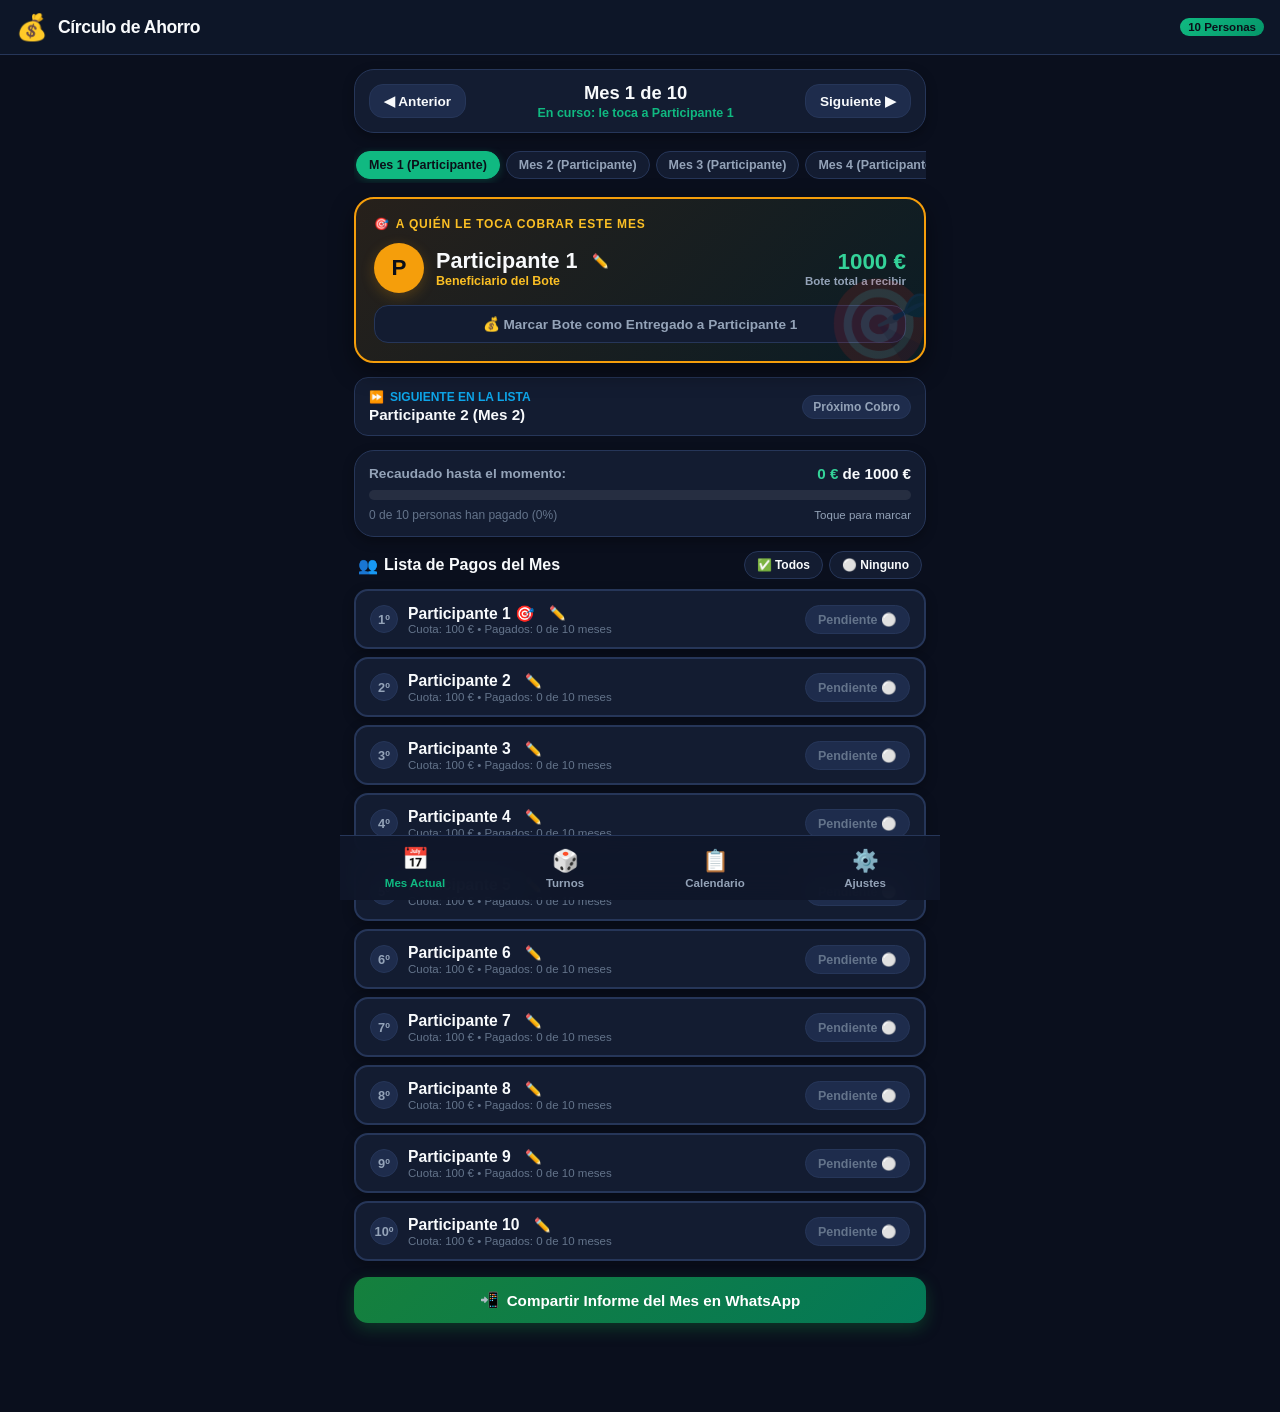
<file: index.html>
<!DOCTYPE html>
<html lang="es">
<head>
  <meta charset="UTF-8">
  <meta name="viewport" content="width=device-width, initial-scale=1.0, maximum-scale=1.0, user-scalable=no, viewport-fit=cover">
  <meta name="theme-color" content="#0a0f1d">
  <meta name="apple-mobile-web-app-capable" content="yes">
  <meta name="apple-mobile-web-app-status-bar-style" content="black-translucent">
  <meta name="apple-mobile-web-app-title" content="Ahorro">
  <meta name="description" content="Gestión mensual de grupo de ahorro, tanda y turnos de cobro">
  
  <title>Círculo de Ahorro y Tanda Mensual</title>
  
  <link rel="manifest" href="manifest.json">
  <link rel="icon" type="image/svg+xml" href="icons/icon.svg">
  <link rel="apple-touch-icon" href="icons/icon-192.png">
  <link rel="stylesheet" href="css/style.css">
</head>
<body>

  <!-- Encabezado Fijo -->
  <header class="app-header">
    <div class="brand">
      <span class="brand-icon">💰</span>
      <span class="brand-title" id="brand-title">Círculo de Ahorro</span>
    </div>
    <span class="brand-badge">10 Personas</span>
  </header>

  <!-- Contenido Principal -->
  <main class="main-container">

    <!-- PESTAÑA 1: MES ACTUAL -->
    <section id="pane-mes-actual" class="tab-pane active">
      <!-- Selector de Mes / Ronda -->
      <div class="round-nav-card">
        <button type="button" class="round-nav-btn" id="btn-prev-round">◀ Anterior</button>
        <div class="round-nav-info">
          <div class="round-nav-title" id="round-nav-title">Mes 1 de 10</div>
          <div class="round-nav-sub" id="round-nav-sub">Cargando...</div>
        </div>
        <button type="button" class="round-nav-btn" id="btn-next-round">Siguiente ▶</button>
      </div>

      <!-- Tira de Selección Rápida de Mes (1..10) -->
      <div id="month-chips-strip" class="month-chips-strip">
        <!-- Renderizado dinámico -->
      </div>

      <!-- Tarjeta Destacada: A quién le toca cobrar -->
      <div class="beneficiary-hero-card">
        <div class="hero-tag">
          <span>🎯</span>
          <span>A quién le toca cobrar este mes</span>
        </div>
        <div class="hero-beneficiary-row">
          <div class="hero-name-wrap">
            <div class="hero-avatar" id="hero-avatar">P</div>
            <div>
              <div style="display: flex; align-items: center; gap: 4px;">
                <span class="hero-name" id="hero-beneficiary-name">-</span>
                <button type="button" id="btn-edit-hero-beneficiary" class="btn-rename-pill" title="Editar nombre">✏️</button>
              </div>
              <div style="font-size: 0.78rem; color: var(--gold-light); font-weight: 700;">Beneficiario del Bote</div>
            </div>
          </div>
          <div>
            <div class="hero-pot-amount" id="hero-pot-amount">1.000 €</div>
            <div class="hero-pot-label">Bote total a recibir</div>
          </div>
        </div>

        <!-- Botón para marcar si ya se le entregó el dinero -->
        <button type="button" id="btn-deliver-pot" class="btn-deliver-pot">
          <span>💰 Marcar Bote como Entregado</span>
        </button>
      </div>

      <!-- Tarjeta: Quién sigue en el próximo mes -->
      <div id="next-in-line-container" class="next-in-line-card">
        <div>
          <div class="next-label">
            <span>⏩</span>
            <span>Siguiente en la lista</span>
          </div>
          <div class="next-name" id="next-beneficiary-name">-</div>
        </div>
        <div class="next-badge">Próximo Cobro</div>
      </div>

      <!-- Barra de progreso de recaudación -->
      <div class="collection-progress-card">
        <div class="progress-header">
          <span class="progress-title">Recaudado hasta el momento:</span>
          <div class="progress-numbers">
            <strong id="progress-collected-amount">0 €</strong> de <span id="progress-total-pot">1.000 €</span>
          </div>
        </div>
        <div class="progress-bar-container">
          <div id="progress-bar-fill" class="progress-bar-fill" style="width: 0%;"></div>
        </div>
        <div class="progress-footer">
          <span id="progress-footer-stats">0 de 10 personas han pagado (0%)</span>
          <span style="color: var(--text-muted); font-size: 0.72rem;">Toque para marcar</span>
        </div>
      </div>

      <!-- Lista de Pagos de las 10 Personas -->
      <div class="payments-section">
        <div class="payments-section-header">
          <div class="section-title">
            <span>👥</span>
            <span>Lista de Pagos del Mes</span>
          </div>
          <div style="display: flex; gap: 6px;">
            <button type="button" class="quick-btn" id="btn-check-all-payments">✅ Todos</button>
            <button type="button" class="quick-btn" id="btn-uncheck-all-payments">⚪ Ninguno</button>
          </div>
        </div>

        <div id="payments-list-container" class="payments-list">
          <!-- Renderizado dinámico -->
        </div>

        <!-- Botón Compartir en WhatsApp -->
        <button type="button" id="btn-share-whatsapp" class="share-whatsapp-btn">
          <span>📲</span>
          <span>Compartir Informe del Mes en WhatsApp</span>
        </button>
      </div>
    </section>

    <!-- PESTAÑA 2: TURNOS Y SORTEO -->
    <section id="pane-turnos" class="tab-pane">
      <!-- Banner Sorteo al Azar -->
      <div class="raffle-banner-card">
        <div class="raffle-banner-title">🎲 Sorteo de Turnos al Azar</div>
        <div class="raffle-banner-desc">
          Reparte los turnos del 1 al 10 de forma totalmente aleatoria, limpia y transparente entre los 10 participantes.
        </div>
        <button type="button" id="btn-start-raffle" class="btn-raffle-action">
          <span>🎰</span>
          <span>Sortear Turnos al Azar</span>
        </button>
      </div>

      <div class="section-title" style="margin-top: 6px;">
        <span>📋</span>
        <span>Orden de Turnos (Mes 1 al 10)</span>
      </div>
      <p style="font-size: 0.78rem; color: var(--text-muted);">
        💡 Puedes pulsar ✏️ para editar nombres, ⬆️/⬇️ para mover de puesto o 🔄 para intercambiar el turno con otra persona.
      </p>

      <div id="turns-list-container" class="turns-list">
        <!-- Renderizado dinámico -->
      </div>
    </section>

    <!-- PESTAÑA 3: CALENDARIO E HISTORIAL -->
    <section id="pane-calendario" class="tab-pane">
      <div class="section-title">
        <span>📊</span>
        <span>Estado Global del Ciclo</span>
      </div>
      <p style="font-size: 0.78rem; color: var(--text-muted); margin-bottom: 6px;">
        Toca cualquier mes o casilla para ver o cambiar su estado.
      </p>

      <!-- Tabla / Matriz General de Pagos Mes a Mes -->
      <div class="matrix-table-card">
        <div class="section-title" style="font-size: 0.95rem; justify-content: space-between;">
          <div style="display: flex; align-items: center; gap: 6px;">
            <span>🗓️</span>
            <span>Control de Pagos Mes a Mes</span>
          </div>
          <span style="font-size: 0.72rem; color: var(--emerald-light); font-weight: 700;">Toca cualquier casilla</span>
        </div>
        <div class="matrix-table-wrap">
          <table class="matrix-table" id="matrix-table">
            <!-- Renderizado dinámico -->
          </table>
        </div>
      </div>

      <!-- 1. Ya entregados -->
      <div class="timeline-group" style="margin-top: 6px;">
        <div class="timeline-group-title delivered">
          <span>✅</span>
          <span>A quién se le ha entregado ya el bote</span>
        </div>
        <div id="timeline-delivered-list" style="display: flex; flex-direction: column; gap: 8px;">
          <!-- Dinámico -->
        </div>
      </div>

      <!-- 2. En curso este mes -->
      <div class="timeline-group" style="margin-top: 10px;">
        <div class="timeline-group-title current">
          <span>⏳</span>
          <span>Cobrando actualmente (Mes en curso)</span>
        </div>
        <div id="timeline-current-list">
          <!-- Dinámico -->
        </div>
      </div>

      <!-- 3. Próximos turnos en espera -->
      <div class="timeline-group" style="margin-top: 10px;">
        <div class="timeline-group-title waiting">
          <span>📅</span>
          <span>En espera de cobrar (Próximos turnos)</span>
        </div>
        <div id="timeline-waiting-list" style="display: flex; flex-direction: column; gap: 8px;">
          <!-- Dinámico -->
        </div>
      </div>
    </section>

    <!-- PESTAÑA 4: AJUSTES -->
    <section id="pane-ajustes" class="tab-pane">
      <div class="settings-card">
        <div class="section-title">
          <span>⚙️</span>
          <span>Ajustes de la Tanda</span>
        </div>

        <form id="settings-form" style="display: flex; flex-direction: column; gap: 14px;">
          <div class="settings-field">
            <label class="settings-label" for="settings-group-name">Nombre del Grupo de Ahorro:</label>
            <input type="text" id="settings-group-name" class="settings-input" required>
          </div>

          <div class="settings-field">
            <label class="settings-label" for="settings-cuota">Cuota Mensual por Persona (€):</label>
            <input type="number" id="settings-cuota" class="settings-input" min="1" step="1" required>
            <span style="font-size: 0.75rem; color: var(--text-dim);">
              Ejemplo: Con 100 €, el bote total cada mes será de 1.000 € (10 personas x 100 €).
            </span>
          </div>

          <button type="submit" class="btn-primary-action">Guardar Ajustes</button>
        </form>

        <hr style="border: 0; border-top: 1px solid var(--border-color); margin: 10px 0;">

        <div>
          <div class="section-title" style="font-size: 0.95rem; color: var(--danger); margin-bottom: 6px;">
            <span>🔄</span>
            <span>Reiniciar Ciclo</span>
          </div>
          <p style="font-size: 0.78rem; color: var(--text-muted); margin-bottom: 10px;">
            Borra los pagos y entregas para empezar una nueva tanda de 10 meses. Los nombres y turnos se conservan.
          </p>
          <button type="button" id="btn-reset-cycle" class="quick-btn" style="color: var(--danger); border-color: rgba(239, 68, 68, 0.4); padding: 10px 16px;">
            Reiniciar Pagos y Entregas
          </button>
        </div>
      </div>
    </section>

  </main>

  <!-- Modal de Animación de Sorteo -->
  <div id="modal-raffle" class="modal-backdrop">
    <div class="raffle-modal-box">
      <div class="section-title" style="color: var(--gold-light);">
        <span>🎰</span>
        <span>Sorteando Turnos al Azar</span>
      </div>
      <div id="roulette-slot" class="roulette-slot">🎲 Mezclando...</div>
      <p style="font-size: 0.8rem; color: var(--text-muted);">
        Asignando un mes del 1 al 10 a cada participante de forma aleatoria...
      </p>
      <button type="button" id="btn-close-raffle-modal" class="btn-primary-action" style="width: 100%; display: none;">
        Ver Resultados del Sorteo
      </button>
    </div>
  </div>

  <!-- Toast Notificación -->
  <div id="toast-msg" class="toast-msg">Mensaje copiado</div>

  <!-- Barra de Navegación Inferior -->
  <nav class="bottom-nav">
    <button type="button" class="nav-tab active" data-tab="mes-actual">
      <span class="tab-icon">📅</span>
      <span class="tab-label">Mes Actual</span>
    </button>
    <button type="button" class="nav-tab" data-tab="turnos">
      <span class="tab-icon">🎲</span>
      <span class="tab-label">Turnos</span>
    </button>
    <button type="button" class="nav-tab" data-tab="calendario">
      <span class="tab-icon">📋</span>
      <span class="tab-label">Calendario</span>
    </button>
    <button type="button" class="nav-tab" data-tab="ajustes">
      <span class="tab-icon">⚙️</span>
      <span class="tab-label">Ajustes</span>
    </button>
  </nav>

  <!-- Scripts -->
  <script src="js/ahorro.js"></script>
  <script src="js/app.js"></script>
</body>
</html>
</file>
<file: css/style.css>
/* Estilos Móviles Profesionales: Círculo de Ahorro y Tanda Mensual */
:root {
  --bg-primary: #0a0f1d;
  --bg-card: #131c31;
  --bg-card-hover: #1a2642;
  --bg-elevated: #1e2c4c;
  --border-color: #263659;
  --border-active: #3b82f6;

  --text-main: #f8fafc;
  --text-muted: #94a3b8;
  --text-dim: #64748b;

  --emerald: #10b981;
  --emerald-light: #34d399;
  --emerald-glow: rgba(16, 185, 129, 0.25);

  --gold: #f59e0b;
  --gold-light: #fbbf24;
  --gold-glow: rgba(245, 158, 11, 0.22);

  --sky: #0ea5e9;
  --danger: #ef4444;

  --radius-sm: 8px;
  --radius-md: 14px;
  --radius-lg: 20px;
  --radius-full: 9999px;

  --shadow-sm: 0 4px 12px rgba(0, 0, 0, 0.3);
  --shadow-md: 0 8px 24px rgba(0, 0, 0, 0.45);

  --safe-top: env(safe-area-inset-top, 0px);
  --safe-bottom: env(safe-area-inset-bottom, 0px);
}

* {
  box-sizing: border-box;
  margin: 0;
  padding: 0;
  -webkit-tap-highlight-color: transparent;
  user-select: none;
}

body {
  font-family: -apple-system, BlinkMacSystemFont, "Segoe UI", Roboto, Oxygen, Ubuntu, Cantarell, "Helvetica Neue", sans-serif;
  background-color: var(--bg-primary);
  color: var(--text-main);
  min-height: 100vh;
  display: flex;
  flex-direction: column;
  overflow-x: hidden;
  padding-top: var(--safe-top);
  padding-bottom: calc(75px + var(--safe-bottom));
}

/* Encabezado */
.app-header {
  background: rgba(15, 23, 42, 0.92);
  backdrop-filter: blur(14px);
  -webkit-backdrop-filter: blur(14px);
  position: sticky;
  top: 0;
  z-index: 100;
  border-bottom: 1px solid var(--border-color);
  padding: 12px 16px;
  display: flex;
  align-items: center;
  justify-content: space-between;
}

.brand {
  display: flex;
  align-items: center;
  gap: 10px;
}

.brand-icon {
  font-size: 1.6rem;
}

.brand-title {
  font-size: 1.1rem;
  font-weight: 800;
  letter-spacing: -0.4px;
}

.brand-badge {
  background: linear-gradient(135deg, #10b981, #059669);
  color: #0b0f19;
  font-size: 0.72rem;
  font-weight: 800;
  padding: 3px 8px;
  border-radius: var(--radius-full);
}

/* Barra inferior de navegación */
.bottom-nav {
  position: fixed;
  bottom: 0;
  left: 0;
  right: 0;
  height: calc(65px + var(--safe-bottom));
  padding-bottom: var(--safe-bottom);
  background: rgba(15, 23, 42, 0.95);
  backdrop-filter: blur(16px);
  -webkit-backdrop-filter: blur(16px);
  border-top: 1px solid var(--border-color);
  display: flex;
  justify-content: space-around;
  align-items: center;
  z-index: 900;
  max-width: 600px;
  margin: 0 auto;
}

.nav-tab {
  flex: 1;
  display: flex;
  flex-direction: column;
  align-items: center;
  justify-content: center;
  height: 100%;
  color: var(--text-muted);
  background: none;
  border: none;
  cursor: pointer;
  transition: all 0.2s ease;
  padding: 4px 0;
  gap: 3px;
}

.nav-tab .tab-icon {
  font-size: 1.35rem;
  transition: transform 0.2s;
}

.nav-tab .tab-label {
  font-size: 0.72rem;
  font-weight: 700;
}

.nav-tab.active {
  color: var(--emerald);
}

.nav-tab.active .tab-icon {
  transform: translateY(-2px);
}

/* Contenedor Principal */
.main-container {
  flex: 1;
  max-width: 600px;
  width: 100%;
  margin: 0 auto;
  padding: 14px;
}

.tab-pane {
  display: none;
  flex-direction: column;
  gap: 14px;
  animation: fadeIn 0.2s ease-out;
}

.tab-pane.active {
  display: flex;
}

@keyframes fadeIn {
  from { opacity: 0; transform: translateY(6px); }
  to { opacity: 1; transform: translateY(0); }
}

/* Selector de Mes / Ronda */
.round-nav-card {
  background: var(--bg-card);
  border: 1px solid var(--border-color);
  border-radius: var(--radius-lg);
  padding: 12px 14px;
  box-shadow: var(--shadow-sm);
  display: flex;
  align-items: center;
  justify-content: space-between;
}

.round-nav-btn {
  background: var(--bg-elevated);
  border: 1px solid var(--border-color);
  color: var(--text-main);
  padding: 8px 14px;
  border-radius: var(--radius-md);
  font-weight: 700;
  font-size: 0.85rem;
  cursor: pointer;
  transition: all 0.15s;
}

.round-nav-btn:active {
  transform: scale(0.94);
  background: var(--border-color);
}

.round-nav-info {
  text-align: center;
}

.round-nav-title {
  font-size: 1.15rem;
  font-weight: 800;
  color: var(--text-main);
}

.round-nav-sub {
  font-size: 0.78rem;
  color: var(--emerald);
  font-weight: 700;
  margin-top: 2px;
}

/* ==========================================================
   TARJETA DESTACADA: A QUIÉN LE TOCA COBRAR
   ========================================================== */
.beneficiary-hero-card {
  background: linear-gradient(135deg, rgba(245, 158, 11, 0.12), rgba(16, 185, 129, 0.08));
  border: 2px solid var(--gold);
  border-radius: var(--radius-lg);
  padding: 18px;
  box-shadow: var(--shadow-md);
  display: flex;
  flex-direction: column;
  gap: 12px;
  position: relative;
  overflow: hidden;
}

.beneficiary-hero-card::after {
  content: '🎯';
  position: absolute;
  right: -10px;
  bottom: -15px;
  font-size: 5.5rem;
  opacity: 0.12;
  pointer-events: none;
}

.hero-tag {
  font-size: 0.75rem;
  font-weight: 800;
  text-transform: uppercase;
  letter-spacing: 0.8px;
  color: var(--gold-light);
  display: flex;
  align-items: center;
  gap: 6px;
}

.hero-beneficiary-row {
  display: flex;
  align-items: center;
  justify-content: space-between;
}

.hero-name-wrap {
  display: flex;
  align-items: center;
  gap: 12px;
}

.hero-avatar {
  width: 50px;
  height: 50px;
  border-radius: 50%;
  background: var(--gold);
  color: #0b0f19;
  font-size: 1.4rem;
  font-weight: 900;
  display: flex;
  align-items: center;
  justify-content: center;
  box-shadow: 0 4px 14px var(--gold-glow);
}

.hero-name {
  font-size: 1.35rem;
  font-weight: 800;
  color: var(--text-main);
  line-height: 1.2;
}

.hero-pot-amount {
  font-size: 1.4rem;
  font-weight: 900;
  color: var(--emerald-light);
  text-align: right;
}

.hero-pot-label {
  font-size: 0.72rem;
  color: var(--text-muted);
  font-weight: 600;
}

/* Botón de Entrega del Bote */
.btn-deliver-pot {
  background: var(--bg-card);
  border: 1px solid var(--border-color);
  color: var(--text-muted);
  padding: 10px 14px;
  border-radius: var(--radius-md);
  font-weight: 800;
  font-size: 0.85rem;
  display: flex;
  align-items: center;
  justify-content: center;
  gap: 8px;
  cursor: pointer;
  transition: all 0.2s ease;
}

.btn-deliver-pot.delivered {
  background: linear-gradient(135deg, #10b981, #059669);
  color: #0b0f19;
  border-color: #10b981;
  box-shadow: 0 4px 14px var(--emerald-glow);
}

.btn-deliver-pot:active {
  transform: scale(0.98);
}

/* ==========================================================
   TARJETA: QUIÉN SIGUE EN LA LISTA
   ========================================================== */
.next-in-line-card {
  background: var(--bg-card);
  border: 1px solid var(--border-color);
  border-radius: var(--radius-md);
  padding: 12px 14px;
  display: flex;
  align-items: center;
  justify-content: space-between;
}

.next-label {
  font-size: 0.75rem;
  font-weight: 800;
  text-transform: uppercase;
  color: var(--sky);
  display: flex;
  align-items: center;
  gap: 6px;
}

.next-name {
  font-size: 0.95rem;
  font-weight: 700;
  color: var(--text-main);
  margin-top: 2px;
}

.next-badge {
  background: var(--bg-elevated);
  border: 1px solid var(--border-color);
  color: var(--text-muted);
  font-size: 0.75rem;
  font-weight: 700;
  padding: 4px 10px;
  border-radius: var(--radius-full);
}

/* ==========================================================
   PROGRESS BAR DE RECAUDACIÓN
   ========================================================== */
.collection-progress-card {
  background: var(--bg-card);
  border: 1px solid var(--border-color);
  border-radius: var(--radius-lg);
  padding: 14px;
  box-shadow: var(--shadow-sm);
  display: flex;
  flex-direction: column;
  gap: 8px;
}

.progress-header {
  display: flex;
  justify-content: space-between;
  align-items: center;
}

.progress-title {
  font-size: 0.85rem;
  font-weight: 800;
  color: var(--text-muted);
}

.progress-numbers {
  font-size: 0.95rem;
  font-weight: 800;
  color: var(--text-main);
}

.progress-numbers strong {
  color: var(--emerald-light);
}

.progress-bar-container {
  width: 100%;
  height: 10px;
  background: rgba(255, 255, 255, 0.08);
  border-radius: var(--radius-full);
  overflow: hidden;
}

.progress-bar-fill {
  height: 100%;
  background: linear-gradient(90deg, #10b981, #34d399);
  border-radius: var(--radius-full);
  transition: width 0.35s ease;
}

.progress-footer {
  display: flex;
  justify-content: space-between;
  align-items: center;
  font-size: 0.75rem;
  color: var(--text-dim);
}

/* ==========================================================
   LISTA DE PAGOS DEL MES
   ========================================================== */
.payments-section {
  display: flex;
  flex-direction: column;
  gap: 10px;
}

.payments-section-header {
  display: flex;
  justify-content: space-between;
  align-items: center;
  padding: 0 4px;
}

.section-title {
  font-size: 1rem;
  font-weight: 800;
  display: flex;
  align-items: center;
  gap: 6px;
}

.quick-btn {
  background: var(--bg-card);
  border: 1px solid var(--border-color);
  color: var(--text-main);
  font-size: 0.75rem;
  font-weight: 700;
  padding: 6px 12px;
  border-radius: var(--radius-md);
  cursor: pointer;
}

.quick-btn:active {
  background: var(--bg-elevated);
}

.payments-list {
  display: flex;
  flex-direction: column;
  gap: 8px;
}

.payment-card {
  background: var(--bg-card);
  border: 2px solid var(--border-color);
  border-radius: var(--radius-md);
  padding: 12px 14px;
  display: flex;
  align-items: center;
  justify-content: space-between;
  cursor: pointer;
  transition: all 0.15s ease;
  box-shadow: var(--shadow-sm);
}

.payment-card:active {
  transform: scale(0.98);
}

.payment-card.paid {
  background: linear-gradient(135deg, rgba(16, 185, 129, 0.14), rgba(6, 78, 59, 0.2));
  border-color: var(--emerald);
}

.participant-info {
  display: flex;
  align-items: center;
  gap: 10px;
}

.participant-turn-pill {
  width: 28px;
  height: 28px;
  border-radius: 50%;
  background: var(--bg-elevated);
  border: 1px solid var(--border-color);
  font-size: 0.8rem;
  font-weight: 800;
  color: var(--text-muted);
  display: flex;
  align-items: center;
  justify-content: center;
}

.payment-card.paid .participant-turn-pill {
  background: var(--emerald);
  color: #0b0f19;
  border-color: var(--emerald);
}

.participant-name-wrap {
  display: flex;
  flex-direction: column;
}

.participant-name {
  font-size: 0.98rem;
  font-weight: 700;
  color: var(--text-main);
}

.participant-sub {
  font-size: 0.72rem;
  color: var(--text-dim);
}

.payment-status-pill {
  padding: 6px 12px;
  border-radius: var(--radius-full);
  font-size: 0.78rem;
  font-weight: 800;
  background: var(--bg-elevated);
  color: var(--text-dim);
  border: 1px solid var(--border-color);
  transition: all 0.2s ease;
}

.payment-card.paid .payment-status-pill {
  background: var(--emerald);
  color: #0b0f19;
  border-color: var(--emerald);
  box-shadow: 0 2px 8px var(--emerald-glow);
}

/* ==========================================================
   BOTÓN PARA COMPARTIR EN WHATSAPP
   ========================================================== */
.share-whatsapp-btn {
  background: linear-gradient(135deg, #15803d, #047857);
  color: white;
  border: none;
  border-radius: var(--radius-md);
  padding: 14px 18px;
  font-weight: 800;
  font-size: 0.95rem;
  cursor: pointer;
  display: flex;
  align-items: center;
  justify-content: center;
  gap: 8px;
  width: 100%;
  box-shadow: 0 6px 16px rgba(21, 128, 61, 0.35);
  margin-top: 6px;
}

.share-whatsapp-btn:active {
  transform: scale(0.97);
}

/* ==========================================================
   PESTAÑA: TURNOS Y SORTEO AL AZAR
   ========================================================== */
.raffle-banner-card {
  background: linear-gradient(135deg, rgba(245, 158, 11, 0.15), rgba(217, 119, 6, 0.1));
  border: 2px dashed var(--gold);
  border-radius: var(--radius-lg);
  padding: 18px;
  text-align: center;
  display: flex;
  flex-direction: column;
  align-items: center;
  gap: 10px;
}

.raffle-banner-title {
  font-size: 1.15rem;
  font-weight: 900;
  color: var(--gold-light);
}

.raffle-banner-desc {
  font-size: 0.8rem;
  color: var(--text-muted);
  max-width: 380px;
  line-height: 1.4;
}

.btn-raffle-action {
  background: linear-gradient(135deg, #f59e0b, #d97706);
  color: #0b0f19;
  border: none;
  padding: 14px 24px;
  border-radius: var(--radius-full);
  font-size: 1rem;
  font-weight: 900;
  cursor: pointer;
  display: flex;
  align-items: center;
  gap: 8px;
  box-shadow: 0 4px 16px var(--gold-glow);
  transition: transform 0.15s;
}

.btn-raffle-action:active {
  transform: scale(0.95);
}

.turns-list {
  display: flex;
  flex-direction: column;
  gap: 8px;
}

.turn-item-card {
  background: var(--bg-card);
  border: 1px solid var(--border-color);
  border-radius: var(--radius-md);
  padding: 12px 14px;
  display: flex;
  align-items: center;
  justify-content: space-between;
}

.turn-left {
  display: flex;
  align-items: center;
  gap: 12px;
  flex: 1;
}

.turn-badge {
  background: var(--bg-elevated);
  border: 1px solid var(--border-color);
  color: var(--gold-light);
  font-weight: 900;
  font-size: 0.85rem;
  width: 32px;
  height: 32px;
  border-radius: var(--radius-sm);
  display: flex;
  align-items: center;
  justify-content: center;
}

.turn-name {
  font-weight: 700;
  font-size: 0.95rem;
  color: var(--text-main);
}

.turn-actions {
  display: flex;
  align-items: center;
  gap: 6px;
}

.btn-icon-sub {
  background: var(--bg-elevated);
  border: 1px solid var(--border-color);
  color: var(--text-muted);
  width: 32px;
  height: 32px;
  border-radius: var(--radius-sm);
  display: flex;
  align-items: center;
  justify-content: center;
  cursor: pointer;
  font-size: 0.85rem;
}

.btn-icon-sub:active {
  transform: scale(0.9);
  background: var(--border-color);
}

/* ==========================================================
   PESTAÑA: CALENDARIO E HISTORIAL COMPLETO
   ========================================================== */
.timeline-group {
  display: flex;
  flex-direction: column;
  gap: 10px;
}

.timeline-group-title {
  font-size: 0.85rem;
  font-weight: 800;
  text-transform: uppercase;
  letter-spacing: 0.6px;
  display: flex;
  align-items: center;
  gap: 6px;
  padding: 0 4px;
}

.timeline-group-title.delivered { color: var(--emerald-light); }
.timeline-group-title.current { color: var(--gold-light); }
.timeline-group-title.waiting { color: var(--text-dim); }

.timeline-card {
  background: var(--bg-card);
  border: 1px solid var(--border-color);
  border-radius: var(--radius-md);
  padding: 12px 14px;
  display: flex;
  align-items: center;
  justify-content: space-between;
}

.timeline-card.delivered {
  border-left: 4px solid var(--emerald);
}

.timeline-card.current {
  border: 2px solid var(--gold);
  background: linear-gradient(135deg, rgba(245, 158, 11, 0.08), rgba(19, 28, 49, 0.9));
}

.timeline-card.waiting {
  opacity: 0.85;
}

.timeline-info {
  display: flex;
  flex-direction: column;
}

.timeline-round {
  font-size: 0.72rem;
  color: var(--text-muted);
  font-weight: 700;
  text-transform: uppercase;
}

.timeline-beneficiary {
  font-size: 0.95rem;
  font-weight: 800;
  color: var(--text-main);
}

.timeline-status {
  font-size: 0.75rem;
  font-weight: 800;
  padding: 4px 8px;
  border-radius: var(--radius-full);
}

.timeline-status.delivered {
  background: rgba(16, 185, 129, 0.15);
  color: var(--emerald-light);
  border: 1px solid rgba(16, 185, 129, 0.3);
}

.timeline-status.current {
  background: rgba(245, 158, 11, 0.15);
  color: var(--gold-light);
  border: 1px solid rgba(245, 158, 11, 0.3);
}

.timeline-status.waiting {
  background: var(--bg-elevated);
  color: var(--text-dim);
}

/* ==========================================================
   PESTAÑA: AJUSTES Y CONFIGURACIÓN
   ========================================================== */
.settings-card {
  background: var(--bg-card);
  border: 1px solid var(--border-color);
  border-radius: var(--radius-lg);
  padding: 16px;
  display: flex;
  flex-direction: column;
  gap: 14px;
}

.settings-field {
  display: flex;
  flex-direction: column;
  gap: 6px;
}

.settings-label {
  font-size: 0.85rem;
  font-weight: 700;
  color: var(--text-muted);
}

.settings-input {
  background: var(--bg-elevated);
  border: 1px solid var(--border-color);
  color: var(--text-main);
  padding: 12px 14px;
  border-radius: var(--radius-md);
  font-size: 1rem;
  font-weight: 700;
  outline: none;
}

.settings-input:focus {
  border-color: var(--emerald);
}

.btn-primary-action {
  background: var(--emerald);
  color: #0b0f19;
  border: none;
  padding: 12px;
  border-radius: var(--radius-md);
  font-weight: 800;
  font-size: 0.95rem;
  cursor: pointer;
}

/* Modal y Animación de Sorteo */
.modal-backdrop {
  position: fixed;
  top: 0;
  left: 0;
  right: 0;
  bottom: 0;
  background: rgba(0, 0, 0, 0.82);
  backdrop-filter: blur(8px);
  -webkit-backdrop-filter: blur(8px);
  z-index: 1000;
  display: none;
  align-items: center;
  justify-content: center;
  padding: 16px;
}

.modal-backdrop.open {
  display: flex;
}

.raffle-modal-box {
  background: var(--bg-card);
  border: 2px solid var(--gold);
  border-radius: var(--radius-lg);
  max-width: 440px;
  width: 100%;
  padding: 24px;
  text-align: center;
  display: flex;
  flex-direction: column;
  align-items: center;
  gap: 16px;
  box-shadow: 0 10px 30px var(--gold-glow);
  animation: zoomIn 0.25s ease;
}

@keyframes zoomIn {
  from { transform: scale(0.85); opacity: 0; }
  to { transform: scale(1); opacity: 1; }
}

.roulette-slot {
  width: 100%;
  height: 90px;
  background: var(--bg-elevated);
  border: 2px solid var(--gold-light);
  border-radius: var(--radius-md);
  display: flex;
  align-items: center;
  justify-content: center;
  font-size: 1.6rem;
  font-weight: 900;
  color: var(--gold-light);
  overflow: hidden;
  box-shadow: inset 0 2px 10px rgba(0,0,0,0.5);
}

/* Toast flotante */
.toast-msg {
  position: fixed;
  bottom: 85px;
  left: 50%;
  transform: translateX(-50%) translateY(20px);
  background: #10b981;
  color: #0b0f19;
  font-weight: 800;
  font-size: 0.9rem;
  padding: 10px 20px;
  border-radius: var(--radius-full);
  box-shadow: 0 4px 16px rgba(0,0,0,0.6);
  opacity: 0;
  pointer-events: none;
  transition: all 0.25s ease;
  z-index: 1200;
  white-space: nowrap;
}

.toast-msg.show {
  opacity: 1;
  transform: translateX(-50%) translateY(0);
}

/* Tira de Selección Rápida de Mes (1..10) */
.month-chips-strip {
  display: flex;
  gap: 6px;
  overflow-x: auto;
  padding: 4px 2px;
  scrollbar-width: none;
}

.month-chips-strip::-webkit-scrollbar {
  display: none;
}

.month-chip {
  background: var(--bg-card);
  border: 1px solid var(--border-color);
  color: var(--text-muted);
  font-size: 0.78rem;
  font-weight: 700;
  padding: 6px 12px;
  border-radius: var(--radius-full);
  white-space: nowrap;
  cursor: pointer;
  transition: all 0.15s ease;
}

.month-chip.active {
  background: var(--emerald);
  color: #0b0f19;
  border-color: var(--emerald);
  font-weight: 900;
  box-shadow: 0 2px 8px var(--emerald-glow);
}

/* Botón de editar nombre al vuelo (Lápiz) */
.btn-rename-pill {
  background: none;
  border: none;
  color: var(--text-dim);
  font-size: 0.85rem;
  cursor: pointer;
  padding: 2px 6px;
  margin-left: 4px;
  transition: all 0.15s ease;
}

.btn-rename-pill:hover, .btn-rename-pill:active {
  color: var(--gold-light);
  transform: scale(1.15);
}

/* ==========================================================
   MATRIZ / TABLA GENERAL DE PAGOS MES A MES
   ========================================================== */
.matrix-table-card {
  background: var(--bg-card);
  border: 1px solid var(--border-color);
  border-radius: var(--radius-lg);
  padding: 14px;
  box-shadow: var(--shadow-sm);
  display: flex;
  flex-direction: column;
  gap: 10px;
}

.matrix-table-wrap {
  width: 100%;
  overflow-x: auto;
  -webkit-overflow-scrolling: touch;
}

.matrix-table {
  width: 100%;
  border-collapse: collapse;
  font-size: 0.82rem;
  min-width: 520px;
}

.matrix-table th {
  background: var(--bg-elevated);
  color: var(--text-muted);
  font-weight: 800;
  padding: 8px 6px;
  text-align: center;
  border-bottom: 2px solid var(--border-color);
}

.matrix-table th:first-child {
  text-align: left;
  padding-left: 10px;
  position: sticky;
  left: 0;
  background: var(--bg-elevated);
  z-index: 2;
}

.matrix-table td {
  padding: 8px 6px;
  text-align: center;
  border-bottom: 1px solid var(--border-color);
}

.matrix-table td:first-child {
  text-align: left;
  font-weight: 700;
  color: var(--text-main);
  padding-left: 10px;
  position: sticky;
  left: 0;
  background: var(--bg-card);
  z-index: 2;
}

.matrix-cell-check {
  font-size: 1.05rem;
  cursor: pointer;
  display: inline-block;
  transition: transform 0.1s;
}

.matrix-cell-check:active {
  transform: scale(1.35);
}

.matrix-total-badge {
  background: rgba(16, 185, 129, 0.15);
  color: var(--emerald-light);
  font-weight: 800;
  padding: 3px 6px;
  border-radius: var(--radius-sm);
  white-space: nowrap;
}
</file>
